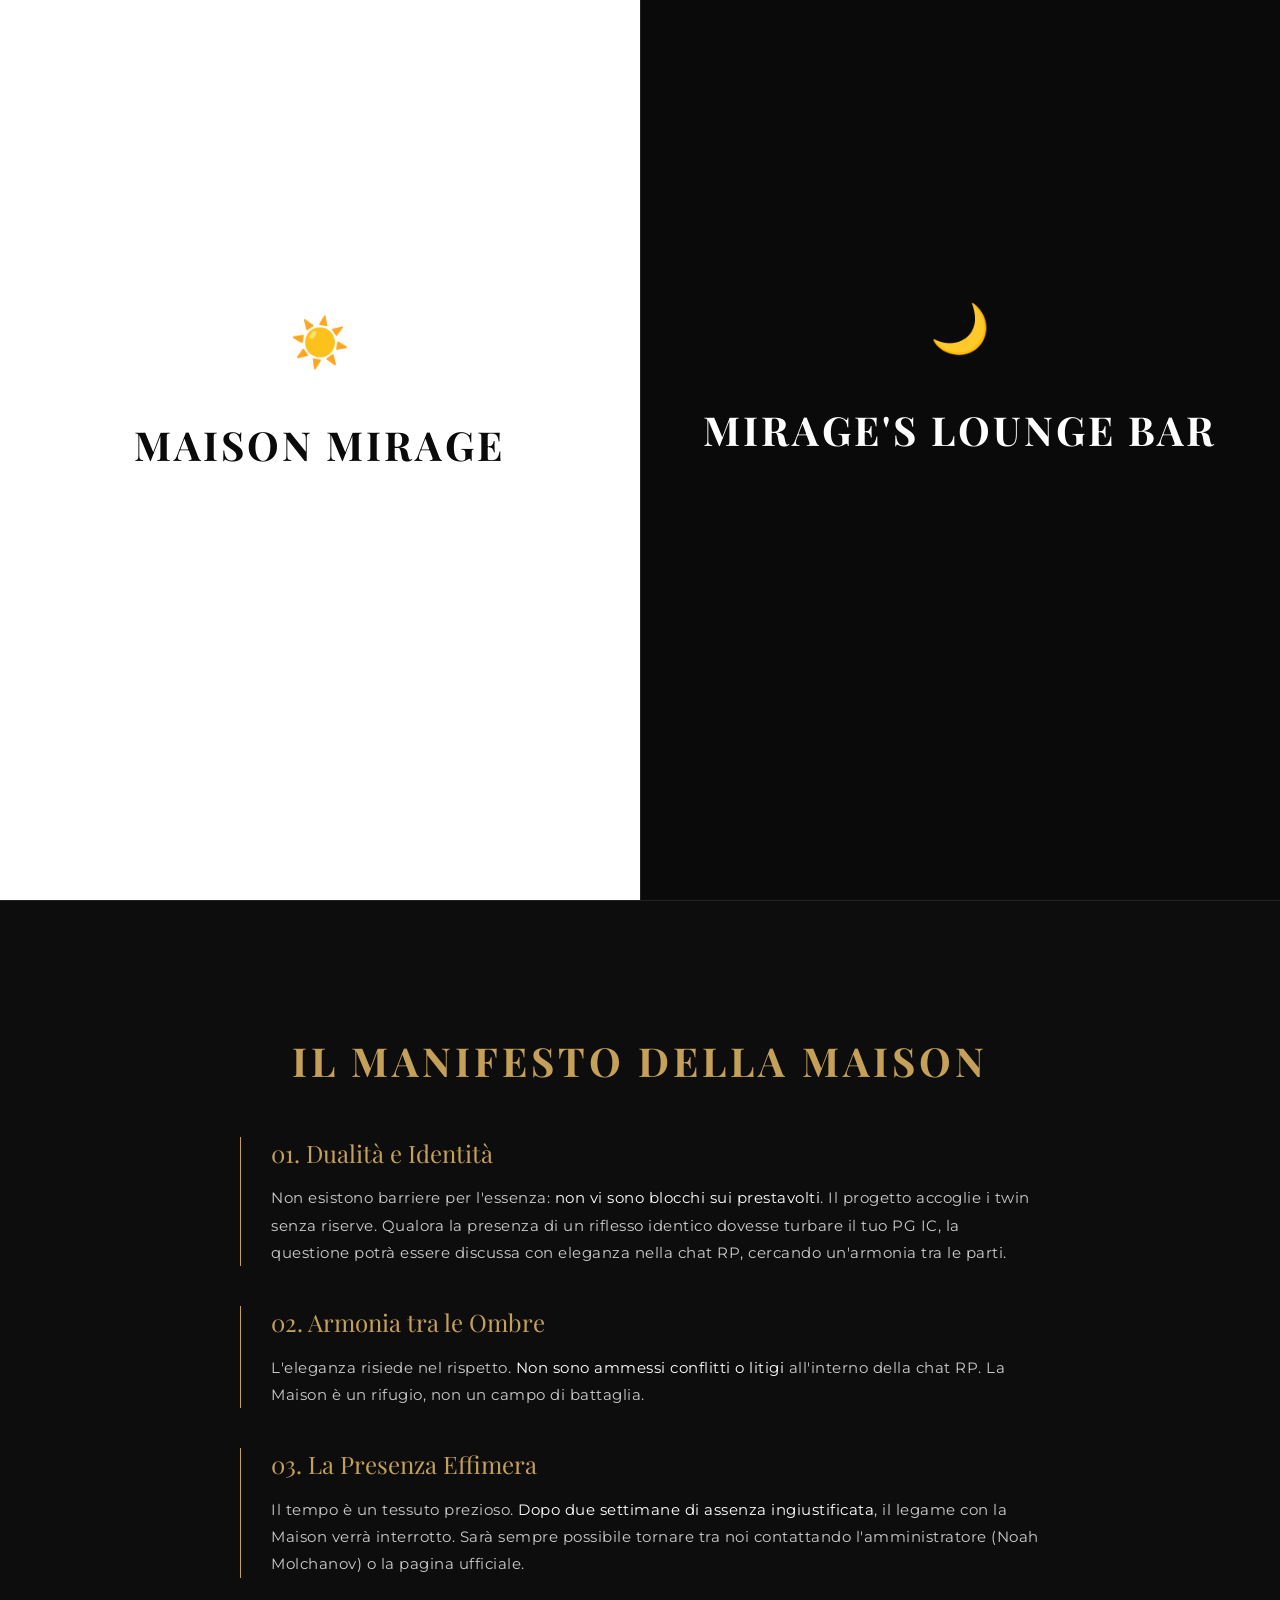
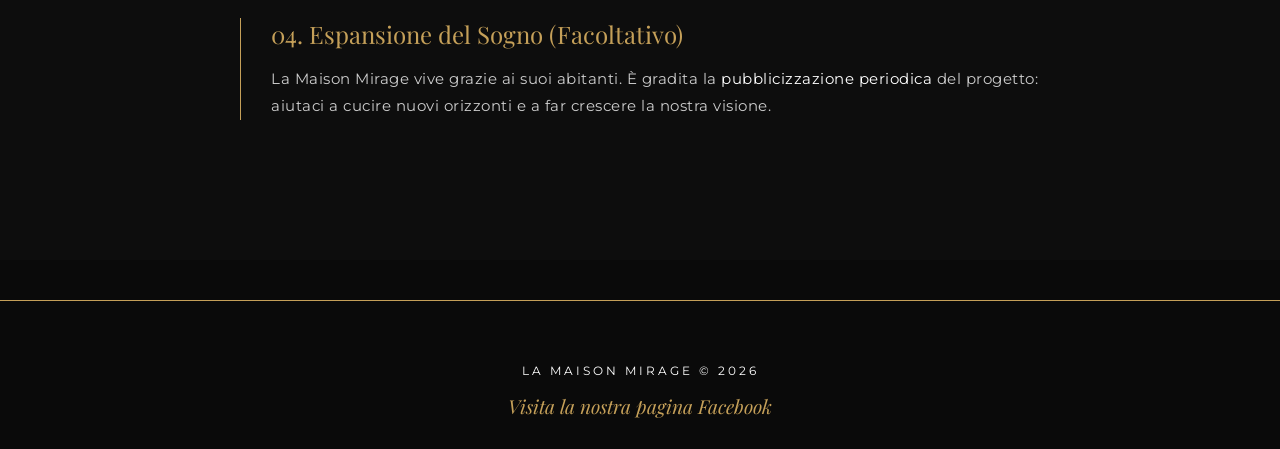
<file: index.html>
<!DOCTYPE html>
<html lang="it">

<head>
    <meta charset="UTF-8">
    <meta name="viewport" content="width=device-width, initial-scale=1.0">
    <title>La Maison Mirage | Atelier & Lounge</title>
    <link
        href="https://fonts.googleapis.com/css2?family=Playfair+Display:ital,wght@0,400;0,700;1,400&family=Montserrat:wght@200;400&display=swap"
        rel="stylesheet">
    <link rel="stylesheet" href="index.css">
    <style>
        .site-footer {
            text-align: center;
            padding: 50px 20px 30px;
            margin-top: 40px;
            border-top: 1px solid var(--gold);
        }

        .footer-text {
            font-family: 'Montserrat', sans-serif;
            font-size: 0.75rem;
            text-transform: uppercase;
            letter-spacing: 3px;
            margin-bottom: 15px;
            color: var(--white);
            /* Su sfondi scuri o chiari prende il colore di default del body */
        }

        .social-link {
            color: var(--gold);
            text-decoration: none;
            font-family: 'Playfair Display', serif;
            font-size: 1.2rem;
            font-style: italic;
            transition: opacity 0.4s ease;
        }

        .social-link:hover {
            opacity: 0.6;
        }
    </style>
</head>

<body>
    <div class="split-container">
        <a href="atelier.html" class="side day">
            <div class="icon">☀️</div>
            <h1>Maison Mirage</h1>
            <p class="poetic-text">"Dove il filo diventa destino e la luce scolpisce l'eleganza. Entra nel tempio della
                creazione."</p>
        </a>
        <a href="lounge.html" class="side night">
            <div class="icon">🌙</div>
            <h1>Mirage's Lounge Bar</h1>
            <p class="poetic-text">"Quando il sole tramonta, l'anima si svela tra vapori di cristallo e ombre di
                velluto. Immergiti nel mistero."</p>
        </a>
    </div>
    <section class="rules-section">
        <div class="rules-container">
            <h2 class="rules-title">Il Manifesto della Maison</h2>

            <div class="rule-item">
                <span class="rule-number">01. Dualità e Identità</span>
                <p class="rule-text">
                    Non esistono barriere per l'essenza: <span class="rule-highlight">non vi sono blocchi sui
                        prestavolti</span>.
                    Il progetto accoglie i twin senza riserve. Qualora la presenza di un riflesso identico dovesse
                    turbare il tuo PG IC,
                    la questione potrà essere discussa con eleganza nella chat RP, cercando un'armonia tra le parti.
                </p>
            </div>

            <div class="rule-item">
                <span class="rule-number">02. Armonia tra le Ombre</span>
                <p class="rule-text">
                    L'eleganza risiede nel rispetto. <span class="rule-highlight">Non sono ammessi conflitti o
                        litigi</span> all'interno della chat RP.
                    La Maison è un rifugio, non un campo di battaglia.
                </p>
            </div>

            <div class="rule-item">
                <span class="rule-number">03. La Presenza Effimera</span>
                <p class="rule-text">
                    Il tempo è un tessuto prezioso. <span class="rule-highlight">Dopo due settimane di assenza
                        ingiustificata</span>, il legame con la Maison verrà interrotto.
                    Sarà sempre possibile tornare tra noi contattando l'amministratore (Noah Molchanov) o la pagina
                    ufficiale.
                </p>
            </div>

            <div class="rule-item">
                <span class="rule-number">04. Espansione del Sogno (Facoltativo)</span>
                <p class="rule-text">
                    La Maison Mirage vive grazie ai suoi abitanti. È gradita la <span
                        class="rule-highlight">pubblicizzazione periodica</span> del progetto:
                    aiutaci a cucire nuovi orizzonti e a far crescere la nostra visione.
                </p>
            </div>
        </div>
    </section>


    <footer class="site-footer">
        <p class="footer-text">La Maison Mirage &copy; 2026</p>
        <a href="https://www.facebook.com/share/18HmJnNDs8" target="_blank" class="social-link">
            Visita la nostra pagina Facebook
        </a>
    </footer>

</body>

</html>
</file>
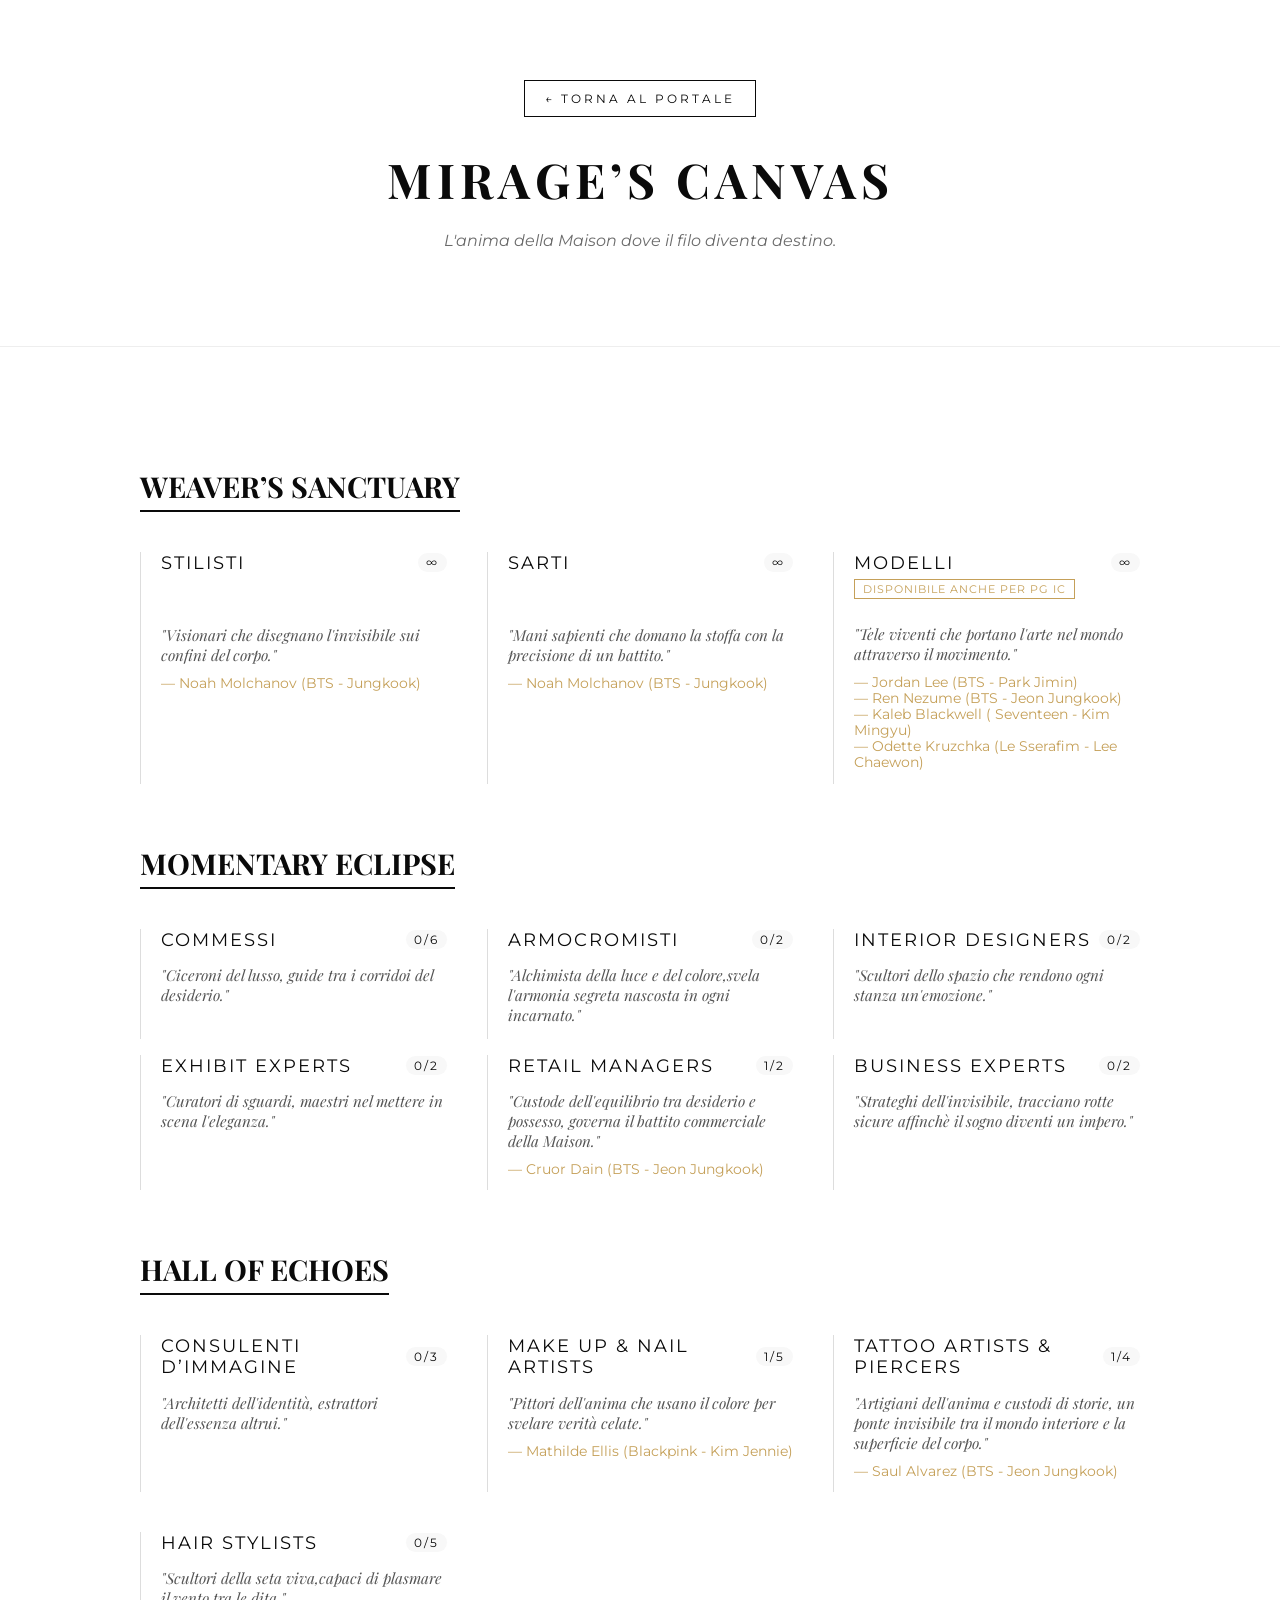
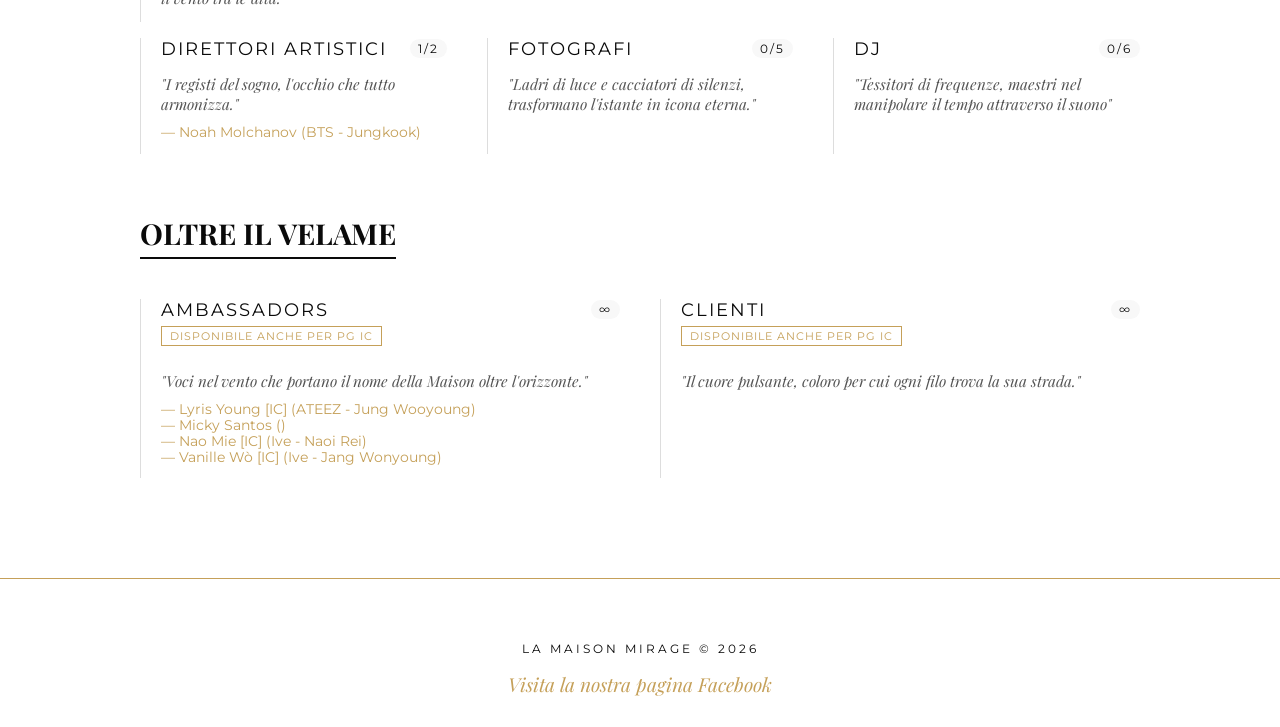
<file: atelier.html>
<!DOCTYPE html>
<html lang="it">

<head>
    <meta charset="UTF-8">
    <meta name="viewport" content="width=device-width, initial-scale=1.0">
    <title>Atelier | La Maison Mirage</title>
    <link
        href="https://fonts.googleapis.com/css2?family=Playfair+Display:ital,wght@0,400;0,700;1,400&family=Montserrat:wght@200;400&display=swap"
        rel="stylesheet">
    <link rel="stylesheet" href="atelier.css">
    <link rel="stylesheet" href="footer.css">
</head>

<body>
    <header>
        <a href="index.html" class="back-link">← Torna al Portale</a>
        <h1>Mirage’s Canvas</h1>
        <p style="font-style: italic; opacity: 0.6; margin-top: 20px;">L'anima della Maison dove il filo diventa
            destino.</p>
    </header>

    <div class="container">
        <h2 class="section-title">Weaver’s Sanctuary</h2>
        <div class="role-grid">
            <div class="role-card">
                <div class="role-name">Stilisti <span class="slots">&infin;</span></div>
                <div class="ic-badgevoid"></div>
                <p class="poetic-desc">"Visionari che disegnano l'invisibile sui confini del corpo."</p>
                <ul class="occupants">
                    <li>Noah Molchanov (BTS - Jungkook)</li>
                </ul>
            </div>
            <div class="role-card">
                <div class="role-name">Sarti <span class="slots">&infin;</span></div>
                <div class="ic-badgevoid"></div>
                <p class="poetic-desc">"Mani sapienti che domano la stoffa con la precisione di un battito."</p>
                <ul class="occupants">
                    <li>Noah Molchanov (BTS - Jungkook)</li>
                </ul>
            </div>
            <div class="role-card">
                <div class="role-name">Modelli <span class="slots">&infin;</span></div>
                <div class="ic-badge">Disponibile anche per PG IC</div>
                <p class="poetic-desc">"Tele viventi che portano l'arte nel mondo attraverso il movimento."</p>
                <ul class="occupants">
                    <li>Jordan Lee (BTS - Park Jimin)</li>
                    <li>Ren Nezume (BTS - Jeon Jungkook)</li>
                    <li>Kaleb Blackwell ( Seventeen - Kim Mingyu)</li>
                    <li>Odette Kruzchka (Le Sserafim - Lee Chaewon)</li>
                    
                    
                    
                    
                </ul>
            </div>
        </div>

        <h2 class="section-title">Momentary Eclipse</h2>
        <div class="role-grid">
            <div class="role-card">
                <div class="role-name">Commessi <span class="slots">0/6</span></div>
                <p class="poetic-desc">"Ciceroni del lusso, guide tra i corridoi del desiderio."</p>
            </div>
            <div class="role-card">
                <div class="role-name"> Armocromisti <span class="slots">0/2</span></div>
                <p class="poetic-desc">"Alchimista della luce e del colore,svela l'armonia segreta nascosta in
                    ogni incarnato."</p>
                <ul class="occupants">

                </ul>
            </div>
            <div class="role-card">
                <div class="role-name">Interior Designers <span class="slots">0/2</span></div>
                <p class="poetic-desc">"Scultori dello spazio che rendono ogni stanza un'emozione."</p>
                <ul class="occupants">

                </ul>
            </div>
        </div>
        <p></p>

        <div class="role-grid">
            <div class="role-card">
                <div class="role-name">Exhibit Experts <span class="slots">0/2</span></div>
                <p class="poetic-desc">"Curatori di sguardi, maestri nel mettere in scena l'eleganza."</p>
                <ul class="occupants">

                </ul>
            </div>
            <div class="role-card">
                <div class="role-name"> Retail Managers <span class="slots">1/2</span></div>
                <p class="poetic-desc">"Custode dell'equilibrio tra desiderio e possesso, governa il battito
                    commerciale della Maison."</p>
                <ul class="occupants">
                     <li>Cruor Dain (BTS - Jeon Jungkook)</li>
                    
                 </ul>
            </div>
            <div class="role-card">
                <div class="role-name"> Business Experts <span class="slots">0/2</span></div>
                <p class="poetic-desc">"Strateghi dell'invisibile, tracciano rotte sicure affinchè il
                    sogno diventi un impero."</p>
                <ul class="occupants">

                </ul>
            </div>
        </div>

        <h2 class="section-title">Hall of Echoes</h2>
        <div class="role-grid">
            <div class="role-card">
                <div class="role-name">Consulenti d’immagine <span class="slots">0/3</span></div>
                <p class="poetic-desc">"Architetti dell'identità, estrattori dell'essenza altrui."</p>
                <ul class="occupants">

                </ul>
            </div>
            <div class="role-card">
                <div class="role-name">Make Up & Nail Artists <span class="slots">1/5</span></div>
                <p class="poetic-desc">"Pittori dell'anima che usano il colore per svelare verità celate."</p>
                <ul class="occupants">
                    <li> Mathilde Ellis (Blackpink - Kim Jennie)</li>
                 
                </ul>
            </div>
            <div class="role-card">
                <div class="role-name">Tattoo Artists & Piercers <span class="slots">1/4</span></div>
                <p class="poetic-desc">"Artigiani dell'anima e custodi di storie, un ponte invisibile tra il mondo interiore e la superficie del corpo."</p>
                <ul class="occupants">
                    <li>Saul Alvarez (BTS - Jeon Jungkook)</li>
                    

                </ul>
            </div>
            <div class="role-card">
                <div class="role-name">Hair Stylists <span class="slots">0/5</span></div>
                <p class="poetic-desc">"Scultori della seta viva,capaci di plasmare il vento tra le
                    dita."</p>
                <ul class="occupants">

                </ul>
            </div>
        </div>
        <p></p>
        <div class="role-grid">
            <div class="role-card">
                <div class="role-name">Direttori Artistici<span class="slots">1/2</span></div>
                <p class="poetic-desc">"I registi del sogno, l'occhio che tutto armonizza."</p>
                <ul class="occupants">
                    <li>Noah Molchanov (BTS - Jungkook)</li>
                </ul>
            </div>
            <div class="role-card">
                <div class="role-name">Fotografi<span class="slots">0/5</span></div>
                <p class="poetic-desc">"Ladri di luce e cacciatori di silenzi, trasformano l'istante in
                    icona eterna."</p>
                <ul class="occupants">

                </ul>
            </div>
            <div class="role-card">
                <div class="role-name">DJ<span class="slots">0/6</span></div>
                <p class="poetic-desc">"Tessitori di frequenze, maestri nel manipolare il tempo attraverso il suono"</p>
                <ul class="occupants">
                    

                </ul>
            </div>
        </div>


        <h2 class="section-title">Oltre il Velame</h2>
        <div class="role-grid">
            <div class="role-card">
                <div class="role-name">Ambassadors <span class="slots">&infin;</span></div>
                <div class="ic-badge">Disponibile anche per PG IC</div>
                <p class="poetic-desc">"Voci nel vento che portano il nome della Maison oltre l'orizzonte."</p>
                <ul class="occupants">
                     <li>Lyris Young [IC] (ATEEZ - Jung Wooyoung)</li>
                     <li>Micky Santos ()</li>
                     <li>Nao Mie [IC] (Ive - Naoi Rei)</li>
                     <li>Vanille Wò [IC] (Ive - Jang Wonyoung)</li>


                </ul>
            </div>
            <div class="role-card">
                <div class="role-name">Clienti <span class="slots">&infin;</span></div>
                <div class="ic-badge">Disponibile anche per PG IC</div>
                <p class="poetic-desc">"Il cuore pulsante, coloro per cui ogni filo trova la sua strada."</p>
                <ul class="occupants">

                </ul>
            </div>
        </div>
    </div>


    <footer class="site-footer">
        <p class="footer-text">La Maison Mirage &copy; 2026</p>
        <a href="https://www.facebook.com/share/18HmJnNDs8" target="_blank" class="social-link">
            Visita la nostra pagina Facebook
        </a>
    </footer>

</body>

</html>
</file>
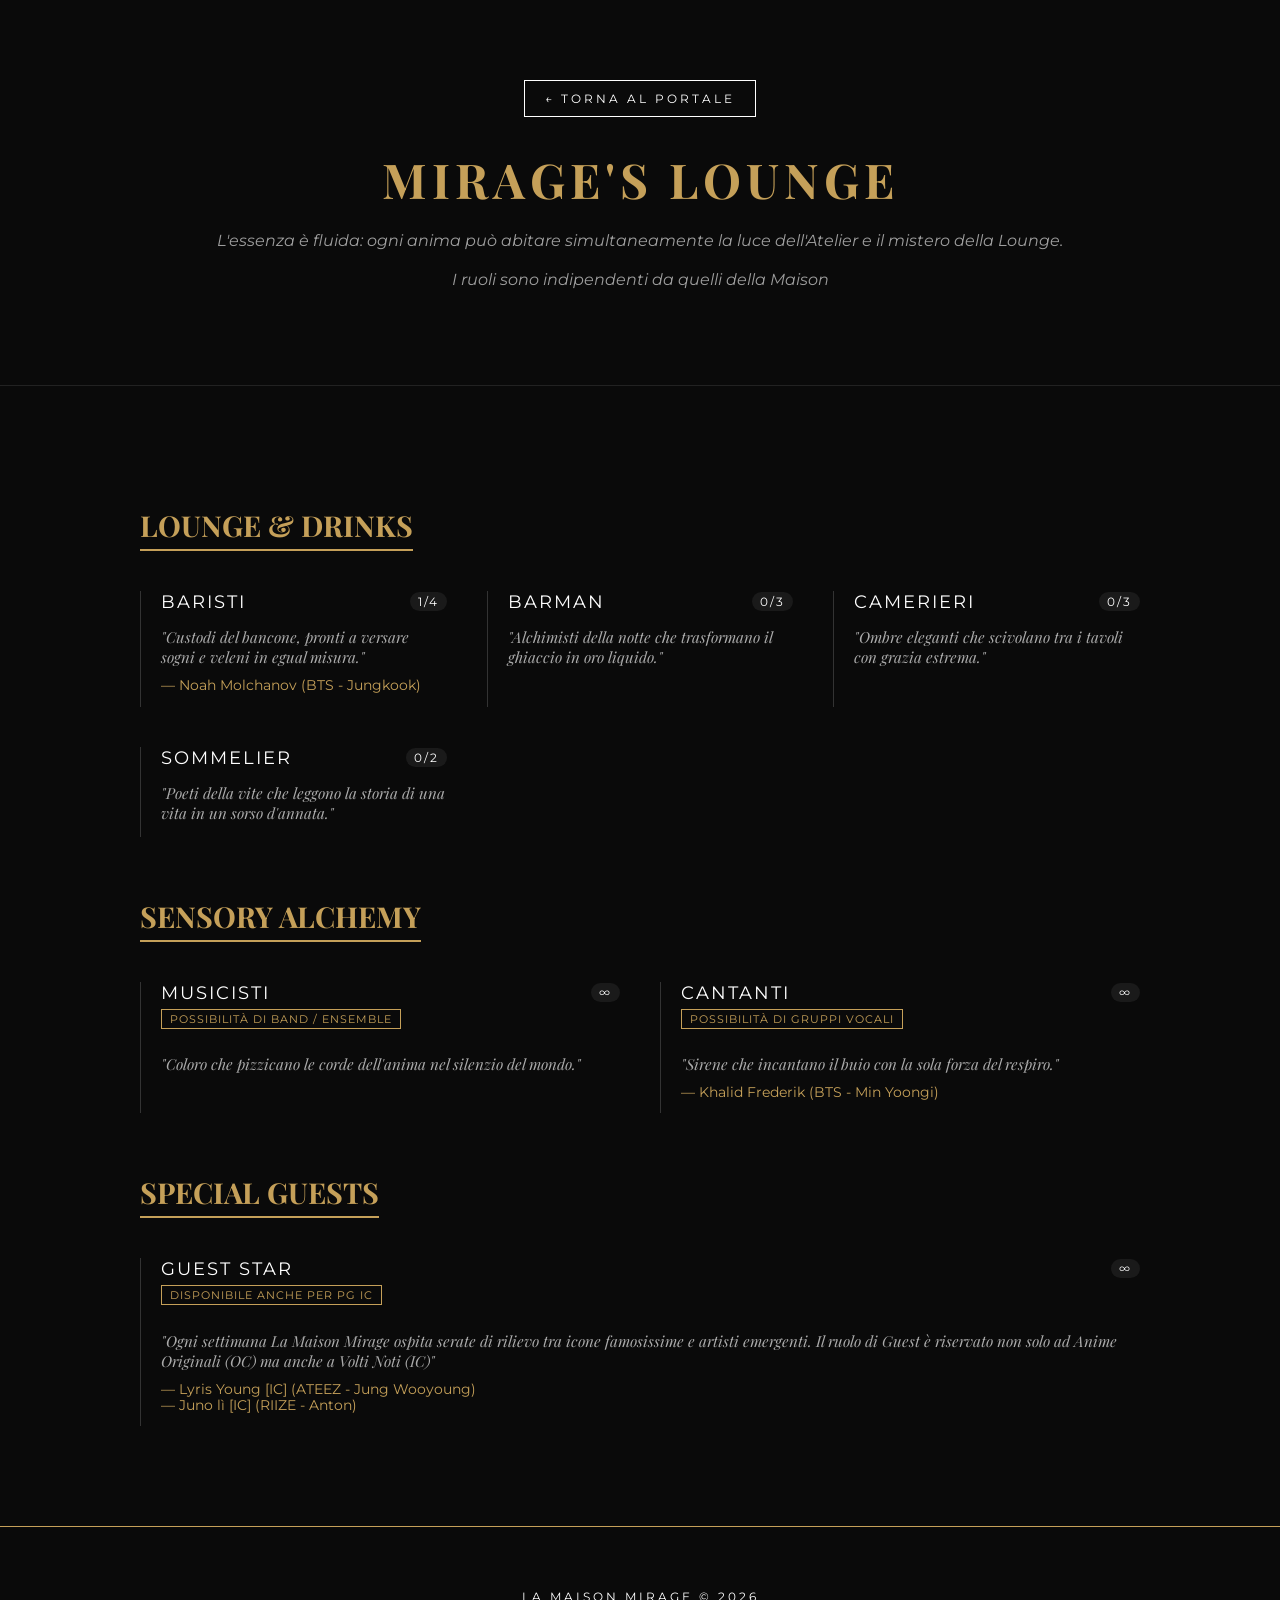
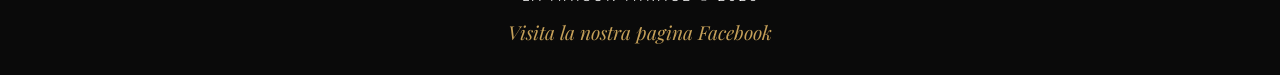
<file: lounge.html>
<!DOCTYPE html>
<html lang="it">

<head>
    <meta charset="UTF-8">
    <meta name="viewport" content="width=device-width, initial-scale=1.0">
    <title>Lounge | La Maison Mirage</title>
    <link
        href="https://fonts.googleapis.com/css2?family=Playfair+Display:ital,wght@0,400;0,700;1,400&family=Montserrat:wght@200;400&display=swap"
        rel="stylesheet">
    <link rel="stylesheet" href="lounge.css">
    <link rel="stylesheet" href="footer.css">
</head>

<body>
    <header>
        <a href="index.html" class="back-link">← Torna al Portale</a>
        <h1>Mirage's Lounge</h1>
        <p style="font-style: italic; opacity: 0.6; margin-top: 20px;">L'essenza è fluida: ogni anima può abitare
            simultaneamente la luce dell'Atelier e il mistero della Lounge. </p>
        <p style="font-style: italic; opacity: 0.6; margin-top: 20px;">I ruoli sono indipendenti da quelli della Maison
        </p>
        <!--<div class="disclaimer-box">I ruoli sono indipendenti da quelli della Maison</div>-->
    </header>

    <div class="container">

        <h2 class="section-title">Lounge & Drinks</h2>
        <div class="role-grid">
            <div class="role-card">
                <div class="role-name">Baristi <span class="slots">1/4</span></div>
                <p class="poetic-desc">"Custodi del bancone, pronti a versare sogni e veleni in egual misura."</p>
                <ul class="occupants">
                    <li>Noah Molchanov (BTS - Jungkook)</li>
                </ul>
            </div>
            <div class="role-card">
                <div class="role-name">Barman <span class="slots">0/3</span></div>
                <p class="poetic-desc">"Alchimisti della notte che trasformano il ghiaccio in oro liquido."</p>
                <ul class="occupants">
                    <!--<li></li>-->
                </ul>
            </div>
            <div class="role-card">
                <div class="role-name">Camerieri <span class="slots">0/3</span></div>
                <p class="poetic-desc">"Ombre eleganti che scivolano tra i tavoli con grazia estrema."</p>
                <ul class="occupants">
                    <!--<li></li>-->
                </ul>
            </div>
            <div class="role-card">
                <div class="role-name">Sommelier <span class="slots">0/2</span></div>
                <p class="poetic-desc">"Poeti della vite che leggono la storia di una vita in un sorso d'annata."</p>
                <ul class="occupants">
                    <!--<li></li>-->
                </ul>
            </div>
        </div>

        <h2 class="section-title">Sensory Alchemy</h2>
        <div class="role-grid">
            <div class="role-card">
                <div class="role-name">Musicisti <span class="slots">&infin;</span></div>
                <div class="ic-badge">Possibilità di Band / Ensemble</div>
                <p class="poetic-desc">"Coloro che pizzicano le corde dell'anima nel silenzio del mondo."</p>
                <ul class="occupants">
                    <!--<li></li>-->
                </ul>
            </div>
            <div class="role-card">
                <div class="role-name">Cantanti <span class="slots">&infin;</span></div>
                <div class="ic-badge">Possibilità di Gruppi Vocali</div>
                <p class="poetic-desc">"Sirene che incantano il buio con la sola forza del respiro."</p>
                <ul class="occupants">
                    <li>Khalid Frederik (BTS - Min Yoongi) </li>
                </ul>
            </div>
        </div>

        <h2 class="section-title">Special Guests</h2>
        <div class="role-grid">
            <div class="role-card">
                <div class="role-name">Guest Star <span class="slots">&infin;</span></div>
                <div class="ic-badge">Disponibile anche per PG IC</div>
                <p class="poetic-desc">"Ogni settimana La Maison Mirage ospita serate di rilievo tra icone famosissime e
                    artisti emergenti. Il ruolo di Guest è riservato non solo ad Anime Originali (OC) ma anche a Volti
                    Noti (IC)"</p>
                <ul class="occupants">
                     <li>Lyris Young [IC] (ATEEZ - Jung Wooyoung) </li>
                     <li> Juno lì [IC] (RIIZE - Anton) </li>
                    <!--<li></li>-->
                </ul>
            </div>
        </div>

    </div>



    <footer class="site-footer">
        <p class="footer-text">La Maison Mirage &copy; 2026</p>
        <a href="https://www.facebook.com/share/18HmJnNDs8" target="_blank" class="social-link">
            Visita la nostra pagina Facebook
        </a>
    </footer>

</body>

</html>
</file>
<file: index.css>
:root {
    --white: #ffffff;
    --black: #0a0a0a;
    --gold: #c5a059;
    --transition: all 0.8s cubic-bezier(0.77, 0, 0.175, 1);
}

body,
html {
    margin: 0;
    padding: 0;
    font-family: 'Montserrat', sans-serif;
    overflow-x: hidden;
    background-color: var(--black);
}

.split-container {
    display: flex;
    height: 100vh;
    width: 100vw;
    overflow: hidden;
}

.side {
    flex: 1;
    display: flex;
    flex-direction: column;
    align-items: center;
    justify-content: center;
    padding: 40px;
    text-align: center;
    transition: var(--transition);
    position: relative;
    cursor: pointer;
    text-decoration: none;
}

.day {
    background-color: var(--white);
    color: var(--black);
}

.day:hover {
    flex: 1.5;
}

.night {
    background-color: var(--black);
    color: var(--white);
    border-left: 1px solid #222;
}

.night:hover {
    flex: 1.5;
}

.icon {
    font-size: 3rem;
    margin-bottom: 20px;
    transition: transform 0.5s ease;
}

.side:hover .icon {
    transform: scale(1.2) rotate(10deg);
}

h1 {
    font-family: 'Playfair Display', serif;
    font-size: 2.5rem;
    letter-spacing: 3px;
    text-transform: uppercase;
}

.poetic-text {
    max-width: 400px;
    line-height: 1.8;
    font-style: italic;
    opacity: 0;
    transform: translateY(20px);
    transition: var(--transition);
}

.side:hover .poetic-text {
    opacity: 1;
    transform: translateY(0);
}

.final-quote {
    height: 60vh;
    display: flex;
    align-items: center;
    justify-content: center;
    background: linear-gradient(to bottom, #0a0a0a, #1a1a1a);
    color: var(--white);
    padding: 20px;
}

.quote-text {
    font-family: 'Playfair Display', serif;
    font-size: 1.8rem;
    text-align: center;
    max-width: 800px;
    border-top: 1px solid var(--gold);
    border-bottom: 1px solid var(--gold);
    padding: 40px 20px;
    line-height: 1.5;
}

@media (max-width: 768px) {
    .split-container {
        flex-direction: column;
    }

    .side:hover {
        flex: 1;
    }

    h1 {
        font-size: 1.8rem;
    }
}

.rules-section {
    padding: 100px 20px;
    background-color: #0d0d0d;
    color: var(--white);
    display: flex;
    flex-direction: column;
    align-items: center;
    border-top: 1px solid #222;
}

.rules-container {
    max-width: 800px;
    width: 100%;
}

.rules-title {
    font-family: 'Playfair Display', serif;
    font-size: 2.5rem;
    color: var(--gold);
    text-align: center;
    margin-bottom: 50px;
    text-transform: uppercase;
    letter-spacing: 4px;
}

.rule-item {
    margin-bottom: 40px;
    padding-left: 30px;
    border-left: 1px solid var(--gold);
    position: relative;
}

.rule-number {
    font-family: 'Playfair Display', serif;
    font-size: 1.5rem;
    color: var(--gold);
    margin-bottom: 10px;
    display: block;
}

.rule-text {
    font-size: 0.95rem;
    line-height: 1.8;
    color: #ccc;
    letter-spacing: 0.5px;
}

.rule-highlight {
    color: var(--white);
    font-weight: 400;
}
</file>
<file: atelier.css>
:root {
    --white: #ffffff;
    --black: #0a0a0a;
    --grey: #f8f8f8;
    --gold: #c5a059;
}

body {
    margin: 0;
    background-color: var(--white);
    color: var(--black);
    font-family: 'Montserrat', sans-serif;
}

header {
    padding: 80px 20px;
    text-align: center;
    border-bottom: 1px solid #eee;
}

h1 {
    font-family: 'Playfair Display', serif;
    font-size: 3rem;
    text-transform: uppercase;
    letter-spacing: 5px;
    margin: 0;
}

/* IL TUO BOTTONE AGGIORNATO */
.back-link {
    text-decoration: none;
    color: var(--black);
    font-size: 0.75rem;
    text-transform: uppercase;
    letter-spacing: 3px;
    display: inline-block;
    margin-bottom: 30px;
    border: 1px solid var(--black);
    padding: 10px 20px;
    /* Spaziatura più ampia */
    transition: all 0.4s ease;
}

.back-link:hover {
    background: var(--black);
    color: var(--white);
}

.container {
    max-width: 1000px;
    margin: 0 auto;
    padding: 60px 20px;
}

.section-title {
    font-family: 'Playfair Display', serif;
    font-size: 1.8rem;
    border-bottom: 2px solid var(--black);
    display: inline-block;
    margin: 60px 0 40px;
    padding-bottom: 5px;
    text-transform: uppercase;
}

.role-grid {
    display: grid;
    grid-template-columns: repeat(auto-fit, minmax(300px, 1fr));
    gap: 40px;
}

.role-card {
    border-left: 1px solid #ddd;
    padding-left: 20px;
}

.role-name {
    font-weight: 400;
    text-transform: uppercase;
    letter-spacing: 2px;
    font-size: 1.1rem;
    margin-bottom: 5px;
    display: flex;
    justify-content: space-between;
    align-items: center;
}

.poetic-desc {
    font-family: 'Playfair Display', serif;
    font-style: italic;
    font-size: 0.95rem;
    color: #555;
    margin-bottom: 10px;
}

.slots {
    font-size: 0.75rem;
    background: var(--grey);
    padding: 2px 8px;
    border-radius: 10px;
}

.ic-badge {
    font-size: 0.7rem;
    color: var(--gold);
    text-transform: uppercase;
    border: 1px solid var(--gold);
    padding: 2px 8px;
    display: inline-block;
    margin-bottom: 10px;
    letter-spacing: 1px;
}

.ic-badgevoid {
    font-size: 0.7rem;

    text-transform: uppercase;
    border: none;
    padding: 2px 8px;
    display: inline-block;
    margin-bottom: 24px;
    letter-spacing: 1px;
}

.occupants {
    font-size: 0.85rem;
    color: var(--gold);
    list-style: none;
    padding: 0;
    margin-top: 10px;
}

.occupants li::before {
    content: "— ";
}
</file>
<file: footer.css>
.site-footer {
    text-align: center;
    padding: 50px 20px 30px;
    margin-top: 40px;
    border-top: 1px solid var(--gold);
}

.footer-text {
    font-family: 'Montserrat', sans-serif;
    font-size: 0.75rem;
    text-transform: uppercase;
    letter-spacing: 3px;
    margin-bottom: 15px;
    /* Su sfondi scuri o chiari prende il colore di default del body */
}

.social-link {
    color: var(--gold);
    text-decoration: none;
    font-family: 'Playfair Display', serif;
    font-size: 1.2rem;
    font-style: italic;
    transition: opacity 0.4s ease;
}

.social-link:hover {
    opacity: 0.6;
}
</file>
<file: lounge.css>
:root {
    --white: #ffffff;
    --black: #0a0a0a;
    --grey: #1a1a1a;
    --gold: #c5a059;
}

body {
    margin: 0;
    background-color: var(--black);
    color: var(--white);
    font-family: 'Montserrat', sans-serif;
}

header {
    padding: 80px 20px;
    text-align: center;
    border-bottom: 1px solid #222;
}

h1 {
    font-family: 'Playfair Display', serif;
    font-size: 3rem;
    text-transform: uppercase;
    letter-spacing: 5px;
    margin: 0;
    color: var(--gold);
}

/* IL TUO BOTTONE PREFERITO */
.back-link {
    text-decoration: none;
    color: var(--white);
    font-size: 0.75rem;
    text-transform: uppercase;
    letter-spacing: 3px;
    display: inline-block;
    margin-bottom: 30px;
    border: 1px solid var(--white);
    padding: 10px 20px;
    transition: all 0.4s ease;
}

.back-link:hover {
    background: var(--white);
    color: var(--black);
}

.disclaimer-box {
    max-width: 600px;
    margin: 20px auto 0;
    border: 1px solid var(--gold);
    padding: 10px;
    font-size: 0.7rem;
    text-transform: uppercase;
    letter-spacing: 1px;
    color: var(--gold);
}

.container {
    max-width: 1000px;
    margin: 0 auto;
    padding: 60px 20px;
}

.section-title {
    font-family: 'Playfair Display', serif;
    font-size: 1.8rem;
    border-bottom: 2px solid var(--gold);
    display: inline-block;
    margin: 60px 0 40px;
    padding-bottom: 5px;
    text-transform: uppercase;
    color: var(--gold);
}

.role-grid {
    display: grid;
    grid-template-columns: repeat(auto-fit, minmax(300px, 1fr));
    gap: 40px;
}

.role-card {
    border-left: 1px solid #333;
    padding-left: 20px;
}

.role-name {
    font-weight: 400;
    text-transform: uppercase;
    letter-spacing: 2px;
    font-size: 1.1rem;
    margin-bottom: 5px;
    display: flex;
    justify-content: space-between;
    align-items: center;
}

.poetic-desc {
    font-family: 'Playfair Display', serif;
    font-style: italic;
    font-size: 0.95rem;
    color: #aaa;
    margin-bottom: 10px;
}

.slots {
    font-size: 0.75rem;
    background: var(--grey);
    color: var(--white);
    padding: 2px 8px;
    border-radius: 10px;
}

.ic-badge {
    font-size: 0.7rem;
    color: var(--gold);
    text-transform: uppercase;
    border: 1px solid var(--gold);
    padding: 2px 8px;
    display: inline-block;
    margin-bottom: 10px;
    letter-spacing: 1px;
}

.occupants {
    font-size: 0.85rem;
    color: var(--gold);
    list-style: none;
    padding: 0;
    margin-top: 10px;
}

.occupants li::before {
    content: "— ";
}
</file>
